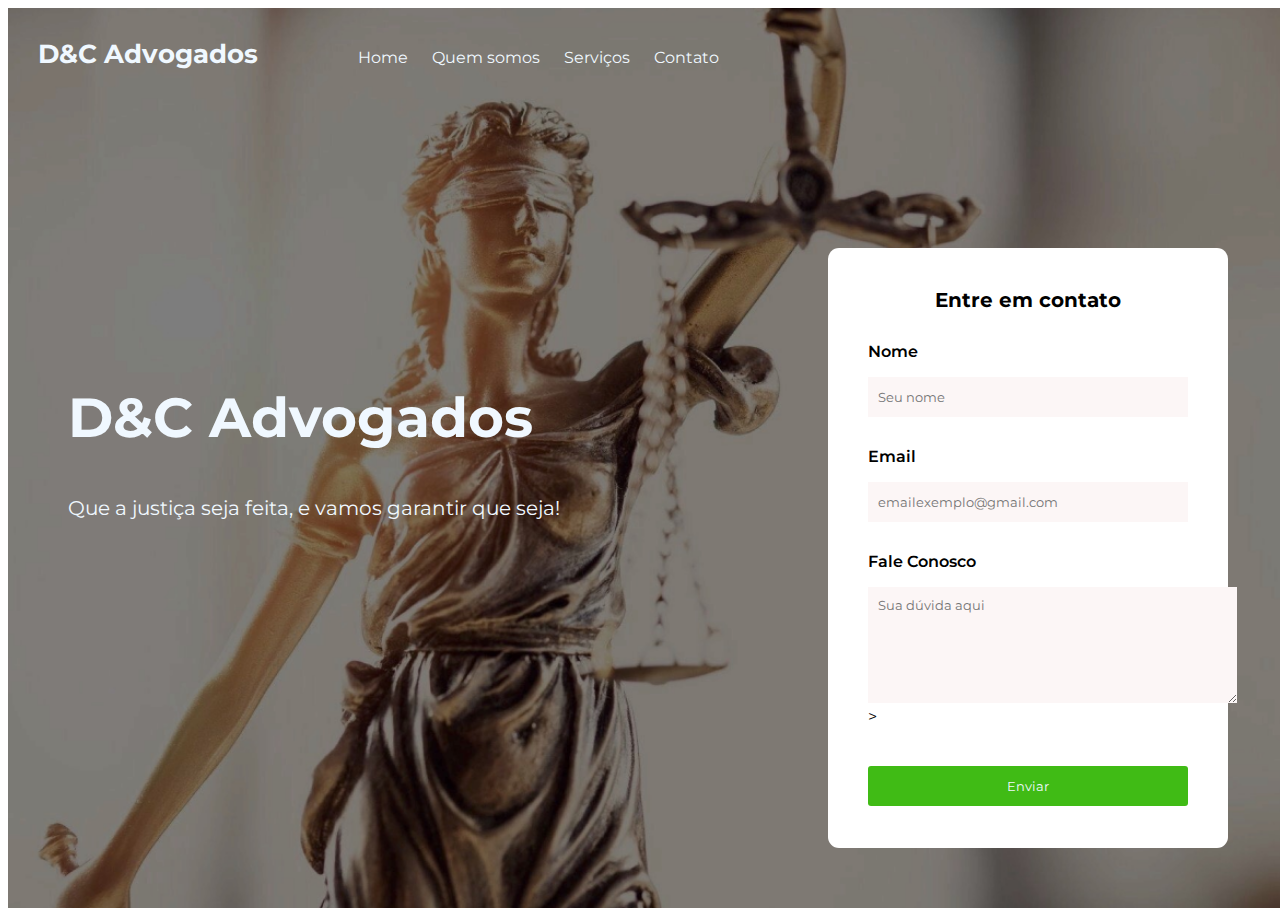
<file: index.html>
<!DOCTYPE html>
<html lang="pt-br">

<head>
    <meta charset="UTF-8">
    <meta http-equiv="X-UA-Compatible" content="IE=edge">
    <meta name="viewport" content="width=device-width, initial-scale=1.0">
    <link rel="stylesheet" href="./styles.css">
    <link rel="preconnect" href="https://fonts.googleapis.com">
    <link rel="preconnect" href="https://fonts.gstatic.com" crossorigin>
    <link href="https://fonts.googleapis.com/css2?family=Montserrat:ital,wght@0,100;0,200;0,300;0,400;0,500;0,600;0,700;0,800;0,900;1,100;1,200;1,300;1,400;1,500;1,600;1,700;1,800;1,900&display=swap"rel="stylesheet">
    <title>D&C Advogados</title>
</head>

<body>
    <div id="screen">
        <h1 id="title">D&C Advogados</h1>

        <div id="nav"> <a href="./index.html">Home</a> &emsp; <a href="./About-Us/index.html">Quem somos</a> &emsp; <a href="./Services/index.html">Serviços</a> &emsp; <a href="./Contact/index.html">Contato</a></div>
        
        <div id="bottomtext">
            <h2 id="title2">D&C Advogados</h2>
            <p id="text">Que a justiça seja feita, e vamos garantir
                que seja!</p>
        </div>

        <div id="contact">
            <p id="top-text">Entre em contato</p>

            <label>
               <p class="middle-text">Nome</p>
                <input type="text" placeholder="Seu nome">
            </label>

            <label>
                <p class="middle-text">Email</p>
                <input type="text" placeholder="emailexemplo@gmail.com">
            </label>

            <label>
                <p class="middle-text">Fale Conosco</p>
                <textarea placeholder="Sua dúvida aqui" rows="7" cols="42"></textarea>>
            </label>

            <button>Enviar</button>


        </div>
    </div>

</body>
</html>
</file>
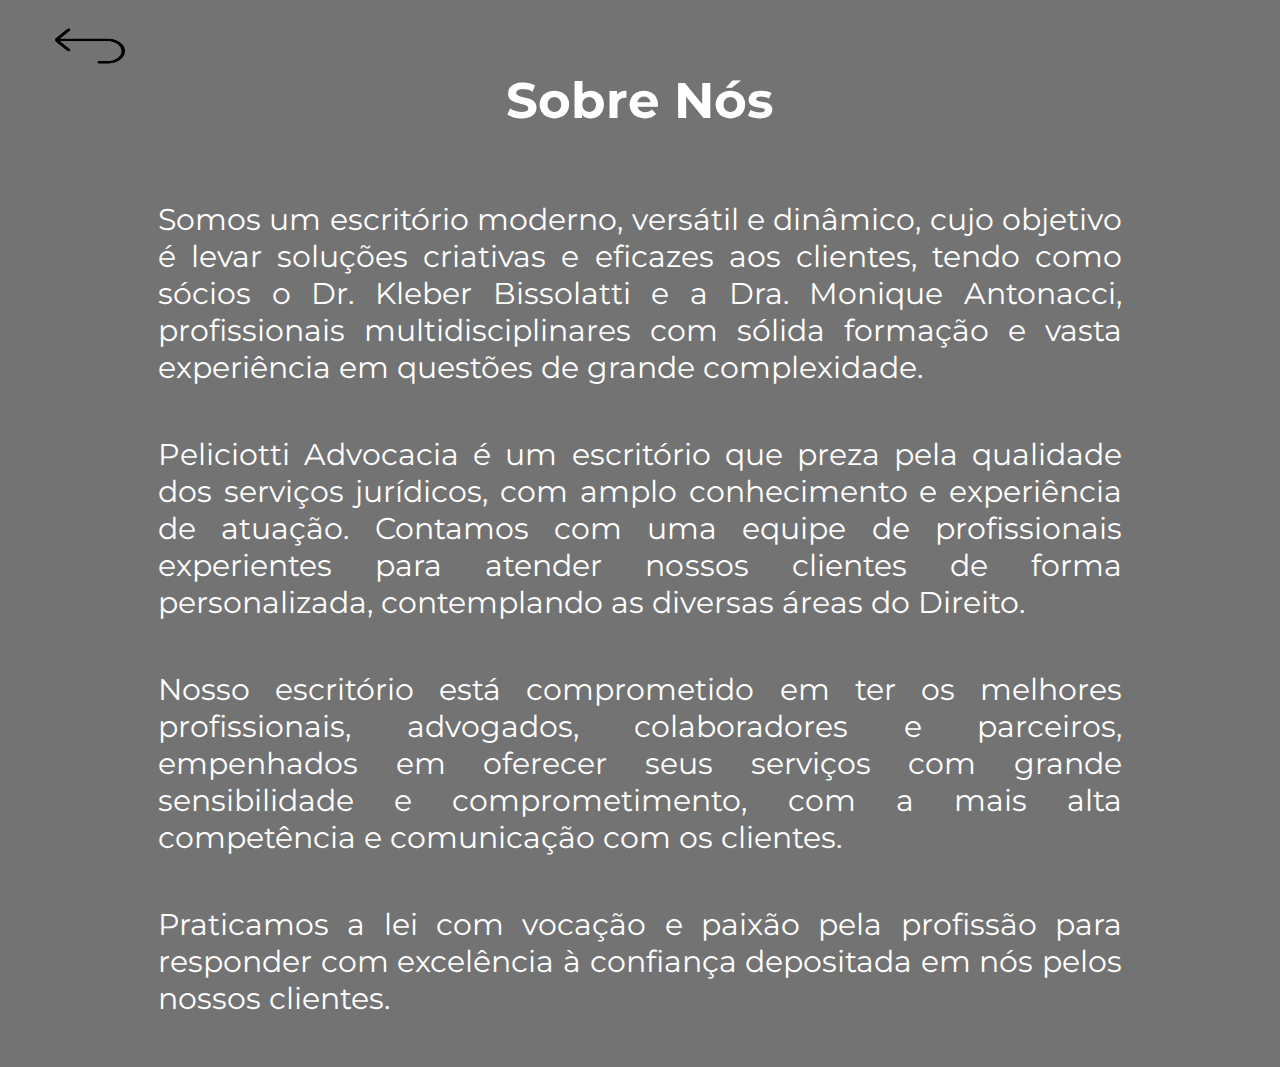
<file: About-Us/index.html>
<!DOCTYPE html>
<html lang="en">

<head>
    <meta charset="UTF-8">
    <meta http-equiv="X-UA-Compatible" content="IE=edge">
    <meta name="viewport" content="width=device-width, initial-scale=1.0">
    <link rel="preconnect" href="https://fonts.googleapis.com">
    <link rel="preconnect" href="https://fonts.gstatic.com" crossorigin>
    <link
        href="https://fonts.googleapis.com/css2?family=Montserrat:ital,wght@0,100;0,200;0,300;0,400;0,500;0,600;0,700;0,800;0,900;1,100;1,200;1,300;1,400;1,500;1,600;1,700;1,800;1,900&display=swap"
        rel="stylesheet">
    <link rel="stylesheet" href="./styles.css">
    <title>About-Us</title>
</head>

<body>

    <h1>Sobre Nós</h1>

    <p>Somos um escritório moderno, versátil e dinâmico, cujo objetivo é levar soluções criativas e eficazes aos
        clientes, tendo como sócios o Dr. Kleber Bissolatti e a Dra. Monique Antonacci, profissionais multidisciplinares
        com sólida formação e vasta experiência em questões de grande complexidade.</p>

    <p>Peliciotti Advocacia é um escritório que preza pela qualidade dos serviços jurídicos, com amplo conhecimento e
        experiência de atuação. Contamos com uma equipe de profissionais experientes para atender nossos clientes de
        forma personalizada, contemplando as diversas áreas do Direito.</p>

    <p> Nosso escritório está comprometido em ter os melhores profissionais, advogados, colaboradores e parceiros,
        empenhados em oferecer seus serviços com grande sensibilidade e comprometimento, com a mais alta competência e
        comunicação com os clientes. </p>
    <p></p>

    <p>Praticamos a lei com vocação e paixão pela profissão para responder com excelência à confiança depositada em nós
        pelos nossos clientes.</p>

    <button><a href="../index.html"><img src="../assets/return.png" alt=""></a></button>

</body>

</html>
</file>
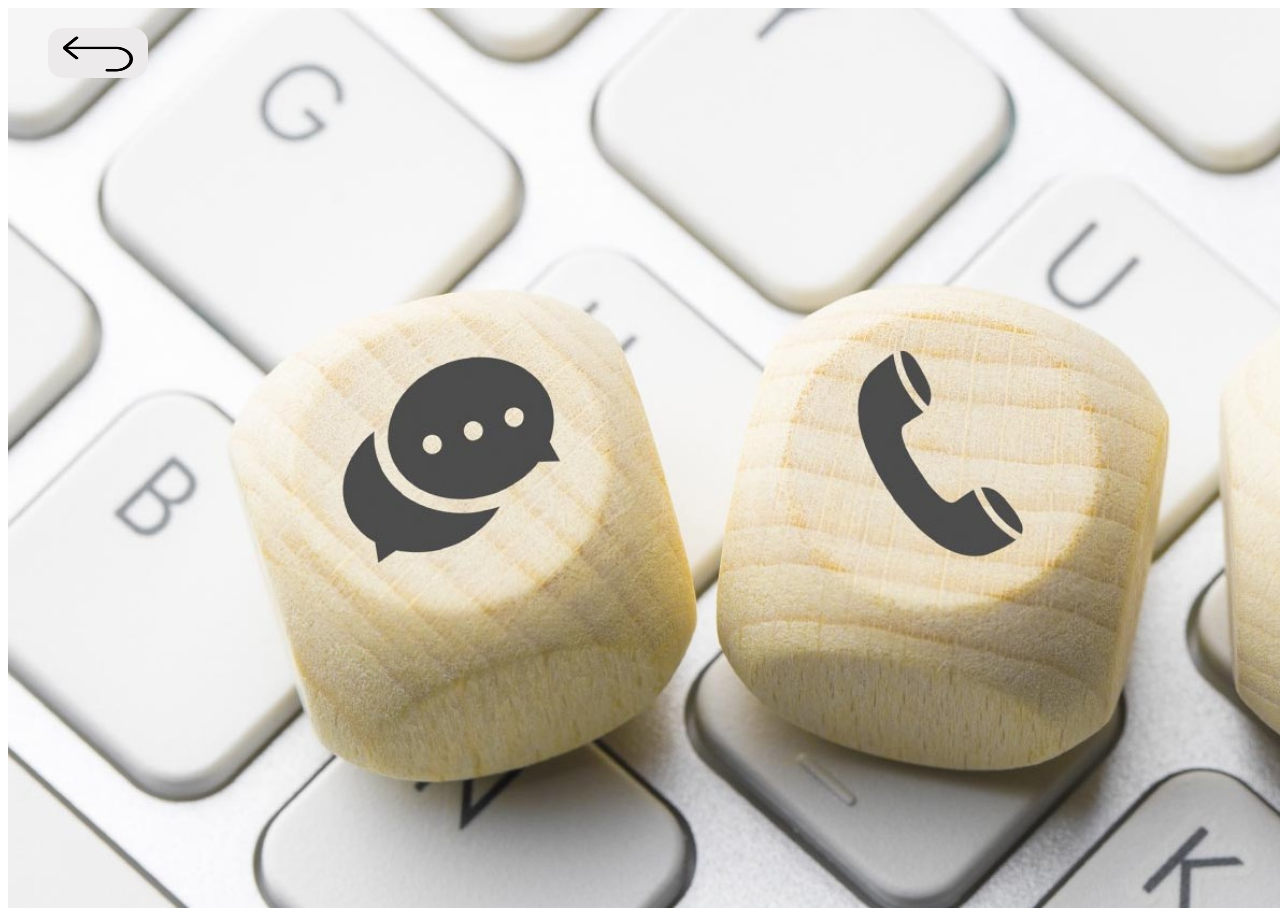
<file: Contact/index.html>
<!DOCTYPE html>
<html lang="en">
<head>
    <meta charset="UTF-8">
    <meta http-equiv="X-UA-Compatible" content="IE=edge">
    <link rel="stylesheet" href="./styles.css">
    <meta name="viewport" content="width=device-width, initial-scale=1.0">
    <link rel="preconnect" href="https://fonts.googleapis.com">
    <link rel="preconnect" href="https://fonts.gstatic.com" crossorigin>
    <link href="https://fonts.googleapis.com/css2?family=Montserrat:ital,wght@0,100;0,200;0,300;0,400;0,500;0,600;0,700;0,800;0,900;1,100;1,200;1,300;1,400;1,500;1,600;1,700;1,800;1,900&display=swap"rel="stylesheet">
    <title>Contact</title>
</head>
<body>
    <div id="divmaster">
        <button><a href="../index.html"><img src="../assets/return.png" alt=""></a></button>
    </div>
</body>
</html>
</file>
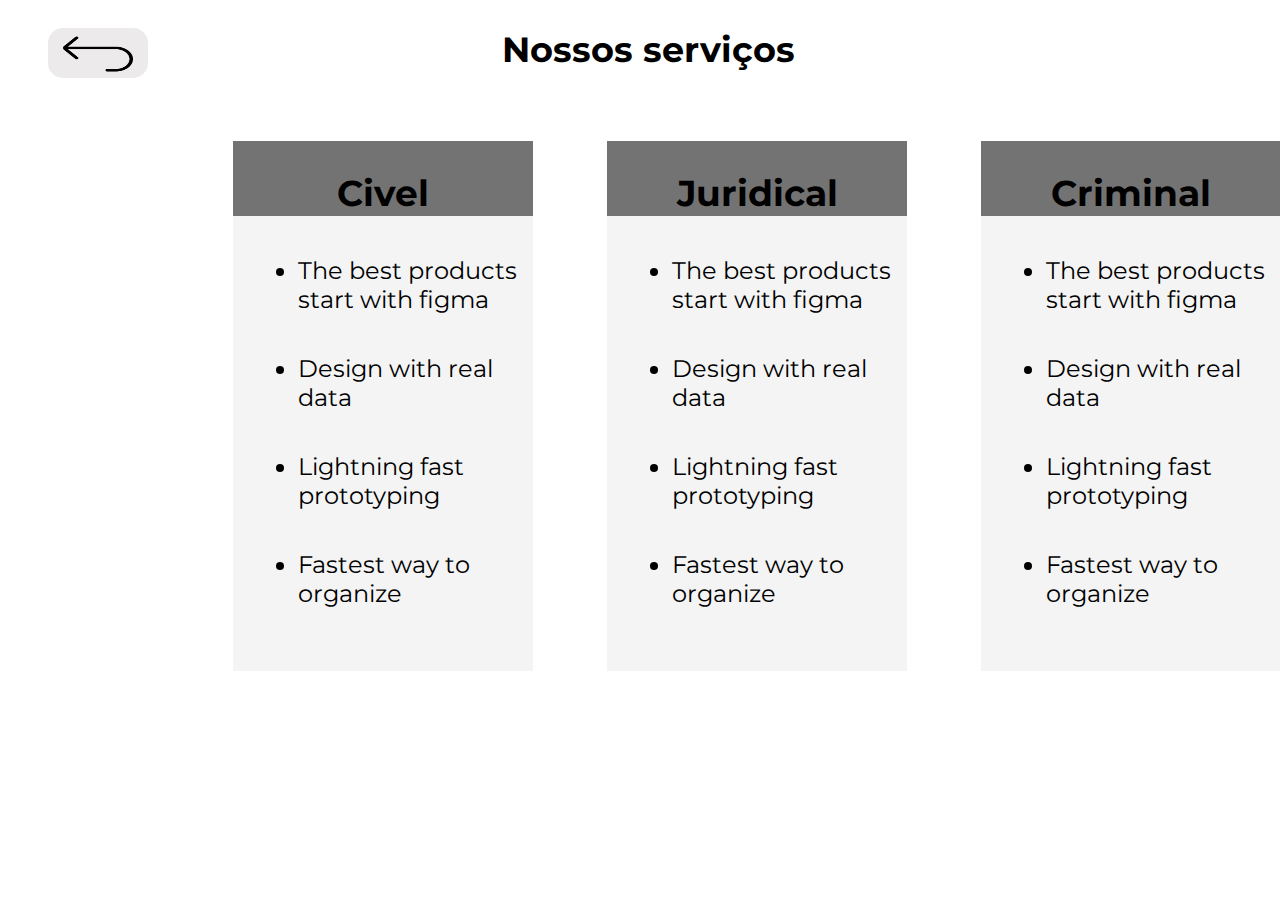
<file: Services/index.html>
<!DOCTYPE html>
<html lang="en">

<head>
    <meta charset="UTF-8">
    <meta http-equiv="X-UA-Compatible" content="IE=edge">
    <meta name="viewport" content="width=device-width, initial-scale=1.0">
    <link rel="stylesheet" href="./styles.css">
    <link rel="preconnect" href="https://fonts.googleapis.com">
    <link rel="preconnect" href="https://fonts.gstatic.com" crossorigin>
    <link href="https://fonts.googleapis.com/css2?family=Montserrat:ital,wght@0,100;0,200;0,300;0,400;0,500;0,600;0,700;0,800;0,900;1,100;1,200;1,300;1,400;1,500;1,600;1,700;1,800;1,900&display=swap" rel="stylesheet">
    <title>Services</title>
</head>

<body>
    <div id="screen">
        
        <h1>Nossos serviços</h1>

        <div class="divbig" id="div1big">
            <div aligh="center" class="divlil">
                <h2>Civel</h2>
            </div>
            <ul>
                <li>The best products start with figma</li>
                <li>Design with real data</li>
                <li>Lightning fast prototyping</li>
                <li>Fastest way to organize</li>
            </ul>
        </div>

        <div id="div2big" class="divbig">
            <div aligh="center" class="divlil">
                <h2>Juridical</h2>
            </div>
            <ul>
                <li>The best products start with figma</li>
                <li>Design with real data</li>
                <li>Lightning fast prototyping</li>
                <li>Fastest way to organize</li>
            </ul>
        </div>

        <div class="divbig">
            <div aligh="center" class="divlil">
                <h2>Criminal</h2>
            </div>
            <ul>
                <li>The best products start with figma</li>
                <li>Design with real data</li>
                <li>Lightning fast prototyping</li>
                <li>Fastest way to organize</li>
            </ul>
        </div>

        <button><a href="../index.html"><img src="../assets/return.png" alt=""></a></button>

    </div>

</body>

</html>
</file>
<file: styles.css>
*{
    box-sizing: border-box;
    color: aliceblue;
    font-family: 'Montserrat', sans-serif;
}


#screen {
    position: absolute;
    background-image: url(./assets/ladyjustice.png);
    background-size: cover;
    width: 100%;
    height: 100%;
}

#title {
    margin: 30px;
    font-size: 26px;
}

#nav {
    position: absolute;
    text-align: center;
    top: 40px;
    left: 350px;   
}

#bottomtext {
    position: absolute;
    left: 60px;
    top: 330px;
}
#title2 {
    font-size: 55px;
}
#text {
    top: 1px;
    left: 5px;
    font-size: 20px;
}
#contact {
    position: absolute;
    background-color:rgb(255, 255, 255);
    width: 400px;
    height: 600px;
    right: 60px;
    bottom: 60px;
    border-radius: 11px;
    color: black;
}
label {
    margin-top: 30px;
    margin-left: 40px;
    display: block;
    color: black;
}
#top-text {
    color: black;
    font-size: 20px;
    font-weight: bold;
    text-align: center;
    margin: 40px 40px 20px 40px;
}
.middle-text {
    color: black;
    font-weight: 600;
}

input {
    width: 320px;
    height: 40px;
    background-color: rgb(252, 246, 246);
    border: none;

}
::placeholder {
    padding: 8px;
}

textarea {
    background-color: rgb(252, 246, 246);
    border: none;
}

button {
    width: 320px;
    height: 40px;
    background-color: #40BB15;
    margin-left: 40px;
    margin-top: 40px;
    border: none;
    border-radius: 3px;
}

button:hover{
    cursor: pointer;
}

a {
    text-decoration: none;
}
</file>
<file: About-Us/styles.css>
* {
    box-sizing: border-box;
    background-color: #737373;
    font-family: 'Montserrat', sans-serif;
    color: #FFFFFF;
}

h1 {
    text-align: center;
    font-size: 50px;
    margin: 70px 0px;
}

p {
    text-align: justify;
    font-size: 30px;
    margin: 50px 150px;
}

button {
    position: absolute;
    width: 100px;
    height: 50px;

    left: 40px;
    top: 20px;

    border: none;
    border-radius: 15px;
}

img {
    width: 70px;
    height: 50px;
    top: 0;
}
</file>
<file: Contact/styles.css>
* {
    box-sizing: border-box;
    font-family: 'Montserrat', sans-serif;
}

#divmaster {
    position: absolute;
    background-image: url(../assets/contato.jpg);
    background-size: cover;
    width: 100%;
    height: 100%;
}

button {
    position: absolute;
    width: 100px;
    height: 50px;
  
    left: 40px;
    top: 20px;

    border: none;
    border-radius: 15px;
    background-color: #eceaea;
}
img {
    width: 70px;
    height: 50px;
    top: 0;
}
</file>
<file: Services/styles.css>
* {
    box-sizing: border-box;
    font-family: 'Montserrat', sans-serif;
}

#screen {
    position: absolute;
    width: 100%;
    height: 100%;
}

h1 {
    text-align: center;
    margin-top: 20px;
    margin-bottom: 70px;
    font-size: 35px;
}

h2 {
    text-align: center;
}

li {
    margin-top: 40px;
    margin-left: 25px;
}

div {
    display: inline-block
}

#div1big {

    margin-left: 25vh;
}


#div2big {
    margin: 0px 70px;
}


.divbig {
    position: initial;
    width: 300px;
    height: 530px;
    background-color: #F4F4F4;
    font-size: 24px;
}


.divlil {
    font-size: 30;
    width: 300px;
    height: 75px;
    background-color: #737373;
}

button {
    position: absolute;
    width: 100px;
    height: 50px;

    left: 40px;
    top: 20px;

    border: none;
    border-radius: 15px;
    background-color: #eceaea;
}

img {
    width: 70px;
    height: 50px;
    top: 0;
}
</file>
